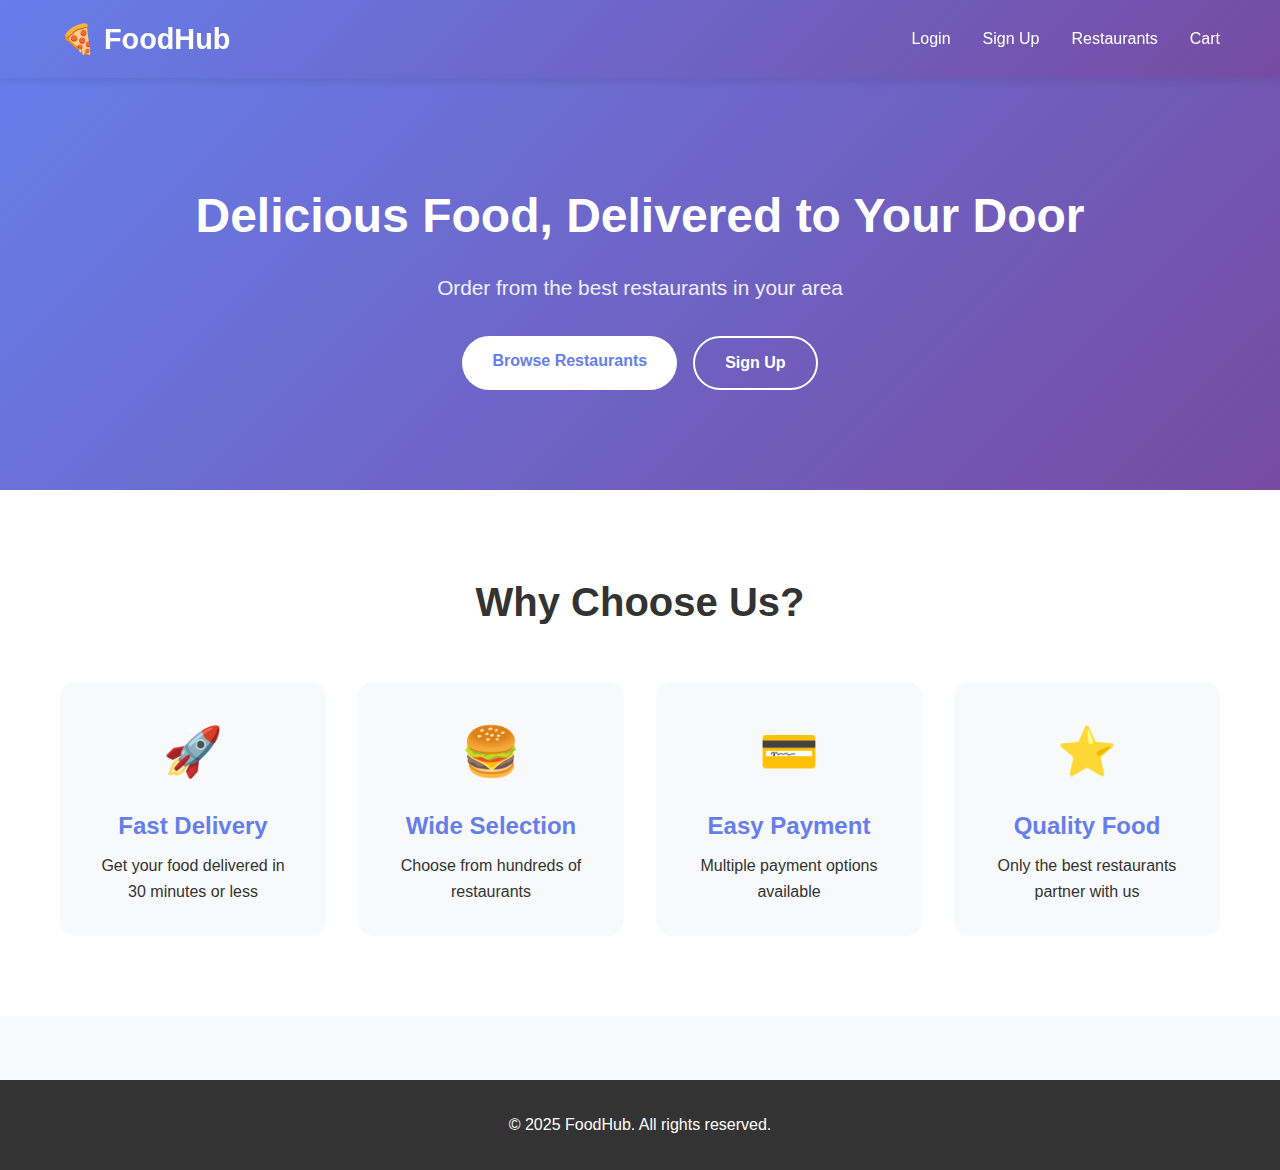
<file: index.html>
<!DOCTYPE html>
<html lang="en">
<head>
    <meta charset="UTF-8">
    <meta name="viewport" content="width=device-width, initial-scale=1.0">
    <title>Food Delivery - Order Your Favorite Food</title>
    <link rel="stylesheet" href="./css/style.css">
</head>
<body>
    <!-- Navigation Bar -->
    <nav class="navbar">
        <div class="container">
            <div class="nav-brand">
                <h1>🍕 FoodHub</h1>
            </div>
            <div class="nav-menu">
                <a href="pages/login.html">Login</a>
		<a href="pages/register.html">Sign Up</a>
		<a href="pages/restaurants.html">Restaurants</a>
		<a href="pages/cart.html">Cart</a>
            </div>
        </div>
    </nav>

    <!-- Hero Section -->
    <section class="hero">
        <div class="container">
            <div class="hero-content">
                <h1>Delicious Food, Delivered to Your Door</h1>
                <p>Order from the best restaurants in your area</p>
                <div class="hero-buttons">
                    <a href="pages/restaurants.html" class="btn btn-primary">Browse Restaurants</a>
                    <a href="pages/register.html" class="btn btn-secondary">Sign Up</a>
                </div>
            </div>
        </div>
    </section>

    <!-- Features Section -->
    <section class="features">
        <div class="container">
            <h2>Why Choose Us?</h2>
            <div class="features-grid">
                <div class="feature-card">
                    <div class="feature-icon">🚀</div>
                    <h3>Fast Delivery</h3>
                    <p>Get your food delivered in 30 minutes or less</p>
                </div>
                <div class="feature-card">
                    <div class="feature-icon">🍔</div>
                    <h3>Wide Selection</h3>
                    <p>Choose from hundreds of restaurants</p>
                </div>
                <div class="feature-card">
                    <div class="feature-icon">💳</div>
                    <h3>Easy Payment</h3>
                    <p>Multiple payment options available</p>
                </div>
                <div class="feature-card">
                    <div class="feature-icon">⭐</div>
                    <h3>Quality Food</h3>
                    <p>Only the best restaurants partner with us</p>
                </div>
            </div>
        </div>
    </section>

    <!-- Footer -->
    <footer class="footer">
        <div class="container">
            <p>&copy; 2025 FoodHub. All rights reserved.</p>
        </div>
    </footer>

    <script src="./js/main.js"></script>
</body>
</html>
</file>
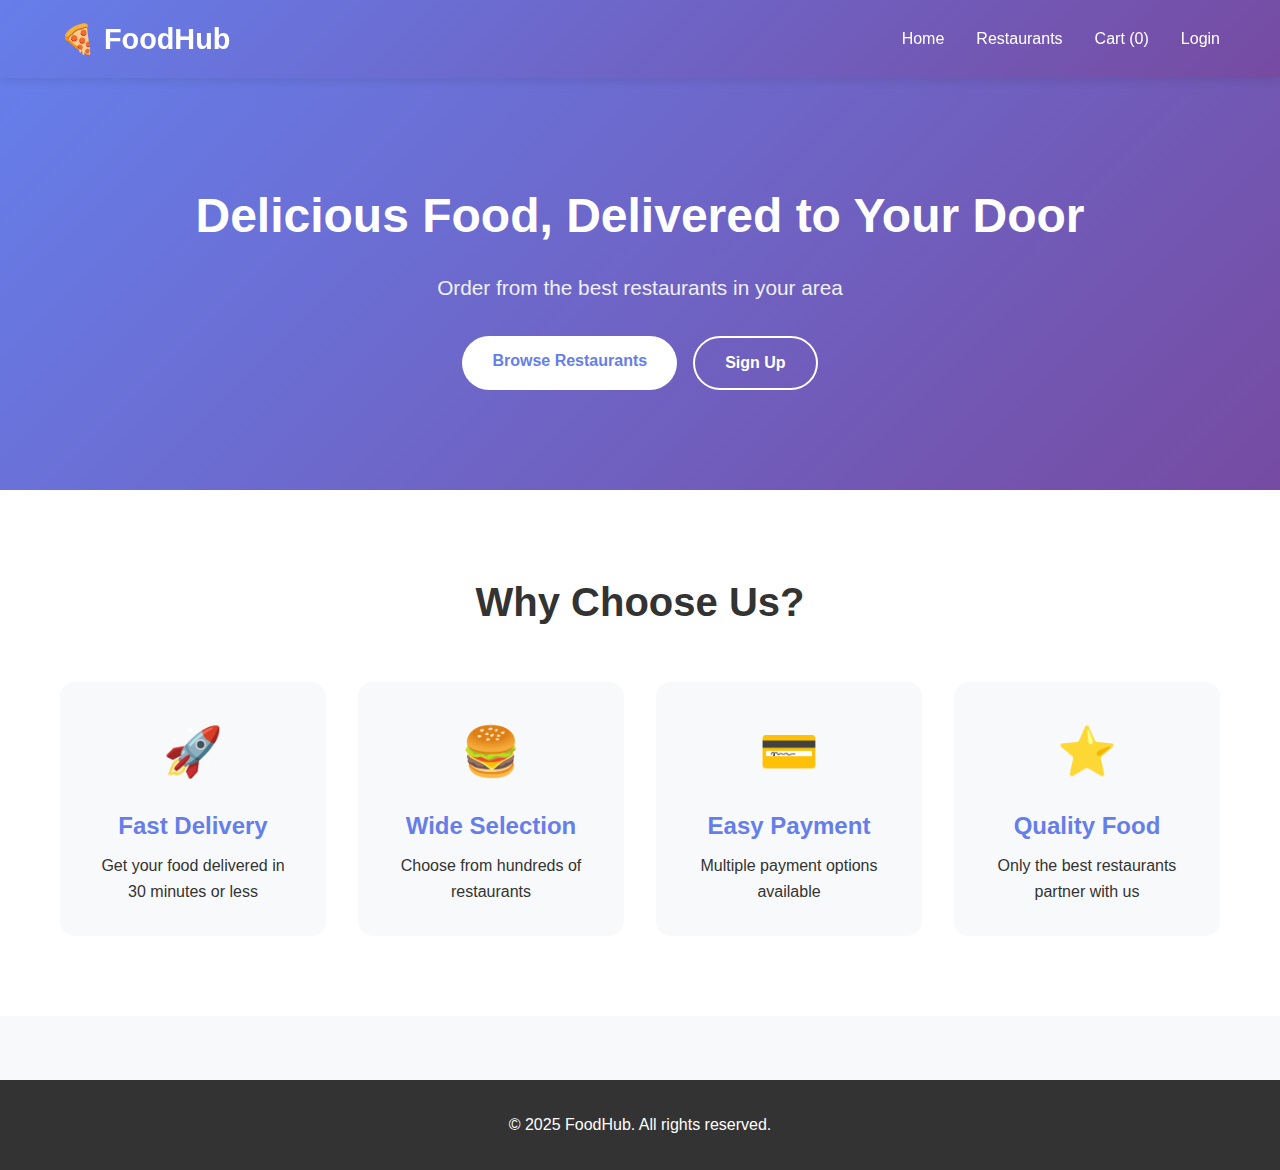
<file: frontend/index.html>
<!DOCTYPE html>
<html lang="en">
<head>
    <meta charset="UTF-8">
    <meta name="viewport" content="width=device-width, initial-scale=1.0">
    <title>Food Delivery - Order Your Favorite Food</title>
    <link rel="stylesheet" href="css/style.css">
</head>
<body>
    <!-- Navigation Bar -->
    <nav class="navbar">
        <div class="container">
            <div class="nav-brand">
                <h1>🍕 FoodHub</h1>
            </div>
            <div class="nav-menu">
                <a href="index.html">Home</a>
                <a href="pages/restaurants.html">Restaurants</a>
                <a href="pages/cart.html">Cart (<span id="cart-count">0</span>)</a>
                <a href="pages/login.html" id="auth-link">Login</a>
            </div>
        </div>
    </nav>

    <!-- Hero Section -->
    <section class="hero">
        <div class="container">
            <div class="hero-content">
                <h1>Delicious Food, Delivered to Your Door</h1>
                <p>Order from the best restaurants in your area</p>
                <div class="hero-buttons">
                    <a href="pages/restaurants.html" class="btn btn-primary">Browse Restaurants</a>
                    <a href="pages/register.html" class="btn btn-secondary">Sign Up</a>
                </div>
            </div>
        </div>
    </section>

    <!-- Features Section -->
    <section class="features">
        <div class="container">
            <h2>Why Choose Us?</h2>
            <div class="features-grid">
                <div class="feature-card">
                    <div class="feature-icon">🚀</div>
                    <h3>Fast Delivery</h3>
                    <p>Get your food delivered in 30 minutes or less</p>
                </div>
                <div class="feature-card">
                    <div class="feature-icon">🍔</div>
                    <h3>Wide Selection</h3>
                    <p>Choose from hundreds of restaurants</p>
                </div>
                <div class="feature-card">
                    <div class="feature-icon">💳</div>
                    <h3>Easy Payment</h3>
                    <p>Multiple payment options available</p>
                </div>
                <div class="feature-card">
                    <div class="feature-icon">⭐</div>
                    <h3>Quality Food</h3>
                    <p>Only the best restaurants partner with us</p>
                </div>
            </div>
        </div>
    </section>

    <!-- Footer -->
    <footer class="footer">
        <div class="container">
            <p>&copy; 2025 FoodHub. All rights reserved.</p>
        </div>
    </footer>

    <script src="js/main.js"></script>
</body>
</html>
</file>
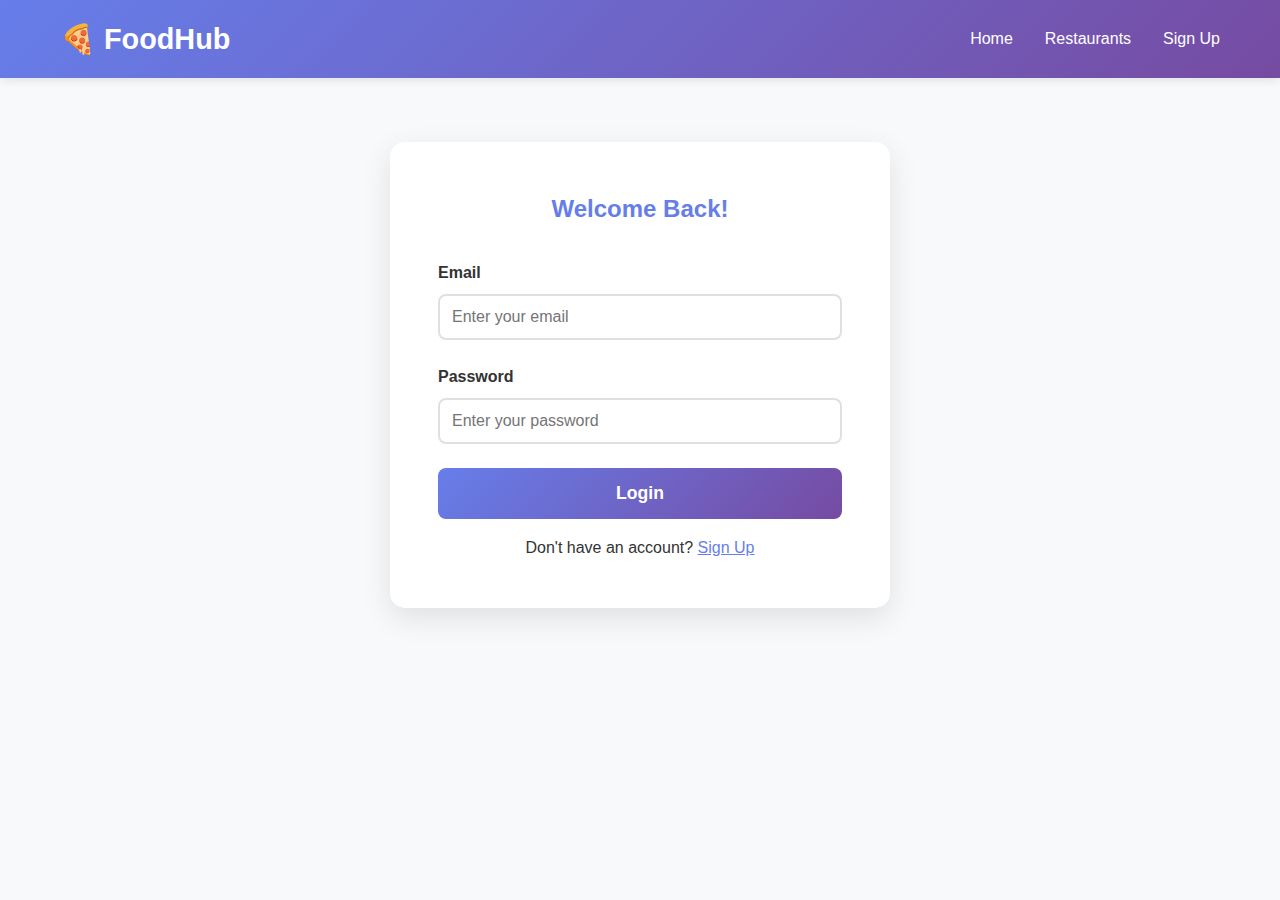
<file: pages/login.html>
<!DOCTYPE html>
<html lang="en">
<head>
    <meta charset="UTF-8">
    <meta name="viewport" content="width=device-width, initial-scale=1.0">
    <title>Login - FoodHub</title>
    <link rel="stylesheet" href="../css/style.css">
</head>
<body>
    <!-- Navigation -->
    <nav class="navbar">
        <div class="container">
            <div class="nav-brand">
                <h1>🍕 FoodHub</h1>
            </div>
            <div class="nav-menu">
                <a href="../index.html">Home</a>
                <a href="restaurants.html">Restaurants</a>
                <a href="register.html">Sign Up</a>
            </div>
        </div>
    </nav>

    <!-- Login Form -->
    <div class="form-container">
        <h2>Welcome Back!</h2>
        
        <div id="error-message" class="error-message"></div>
        <div id="success-message" class="success-message"></div>
        
        <form id="login-form">
            <div class="form-group">
                <label for="email">Email</label>
                <input type="email" id="email" name="email" required placeholder="Enter your email">
            </div>
            
            <div class="form-group">
                <label for="password">Password</label>
                <input type="password" id="password" name="password" required placeholder="Enter your password">
            </div>
            
            <button type="submit" class="btn-submit">Login</button>
        </form>
        
        <p style="text-align: center; margin-top: 1rem;">
            Don't have an account? <a href="register.html" style="color: #667eea;">Sign Up</a>
        </p>
    </div>

    <script src="../js/auth.js"></script>
</body>
</html>
</file>
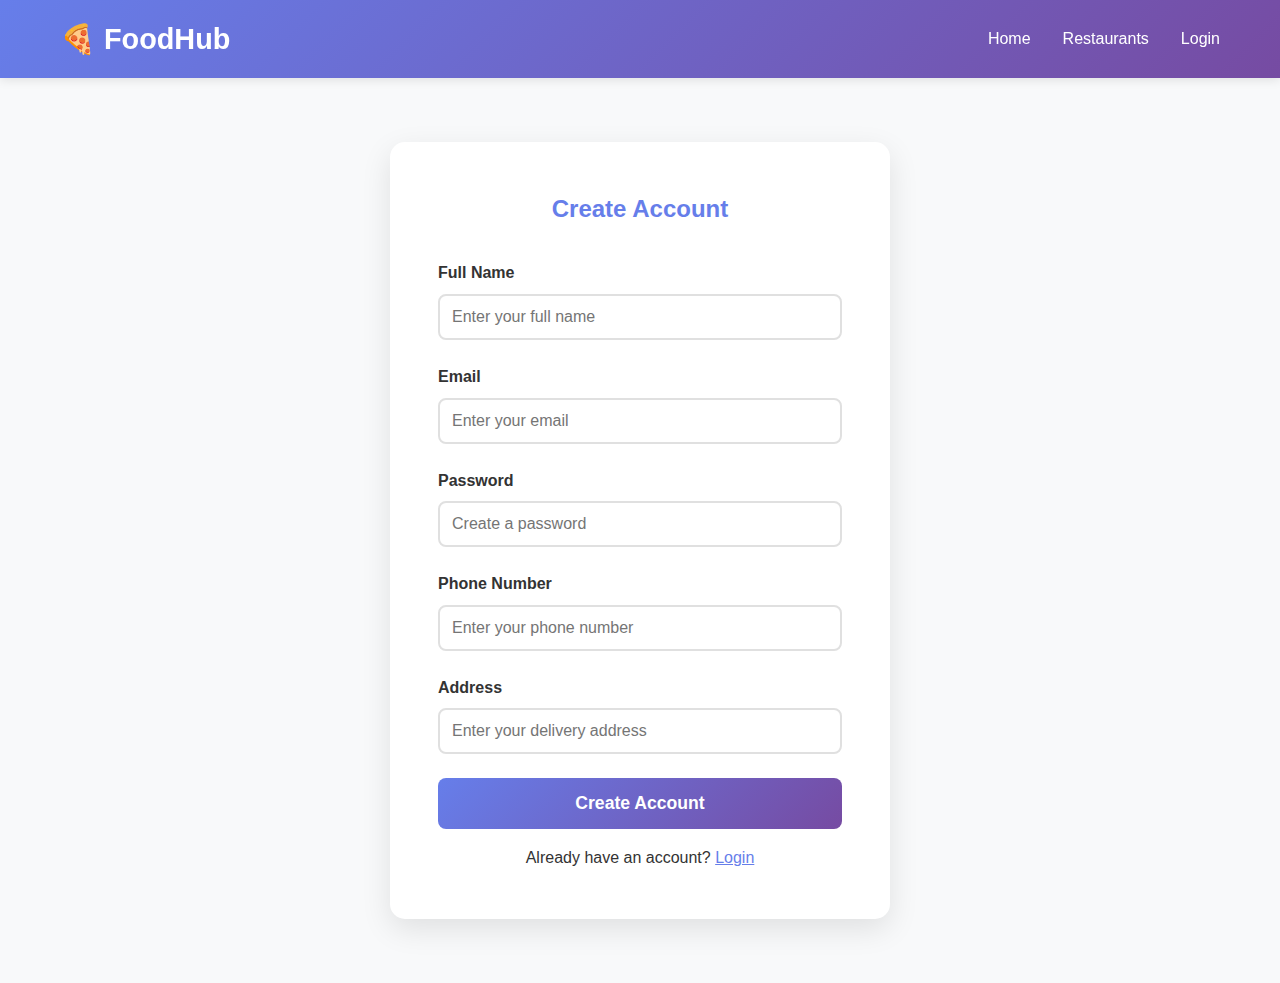
<file: pages/register.html>
<!DOCTYPE html>
<html lang="en">
<head>
    <meta charset="UTF-8">
    <meta name="viewport" content="width=device-width, initial-scale=1.0">
    <title>Register - FoodHub</title>
    <link rel="stylesheet" href="../css/style.css">
</head>
<body>
    <!-- Navigation -->
    <nav class="navbar">
        <div class="container">
            <div class="nav-brand">
                <h1>🍕 FoodHub</h1>
            </div>
            <div class="nav-menu">
                <a href="../index.html">Home</a>
                <a href="restaurants.html">Restaurants</a>
                <a href="login.html">Login</a>
            </div>
        </div>
    </nav>

    <!-- Register Form -->
    <div class="form-container">
        <h2>Create Account</h2>
        
        <div id="error-message" class="error-message"></div>
        <div id="success-message" class="success-message"></div>
        
        <form id="register-form">
            <div class="form-group">
                <label for="name">Full Name</label>
                <input type="text" id="name" name="name" required placeholder="Enter your full name">
            </div>
            
            <div class="form-group">
                <label for="email">Email</label>
                <input type="email" id="email" name="email" required placeholder="Enter your email">
            </div>
            
            <div class="form-group">
                <label for="password">Password</label>
                <input type="password" id="password" name="password" required placeholder="Create a password">
            </div>
            
            <div class="form-group">
                <label for="phone">Phone Number</label>
                <input type="tel" id="phone" name="phone" required placeholder="Enter your phone number">
            </div>
            
            <div class="form-group">
                <label for="address">Address</label>
                <input type="text" id="address" name="address" required placeholder="Enter your delivery address">
            </div>
            
            <button type="submit" class="btn-submit">Create Account</button>
        </form>
        
        <p style="text-align: center; margin-top: 1rem;">
            Already have an account? <a href="login.html" style="color: #667eea;">Login</a>
        </p>
    </div>

    <script src="../js/auth.js"></script>
</body>
</html>
</file>
<file: css/style.css>
/* Reset & Base Styles */
* {
    margin: 0;
    padding: 0;
    box-sizing: border-box;
}

body {
    font-family: 'Segoe UI', Tahoma, Geneva, Verdana, sans-serif;
    line-height: 1.6;
    color: #333;
    background-color: #f8f9fa;
}

.container {
    max-width: 1200px;
    margin: 0 auto;
    padding: 0 20px;
}

/* Navigation Bar */
.navbar {
    background: linear-gradient(135deg, #667eea 0%, #764ba2 100%);
    color: white;
    padding: 1rem 0;
    box-shadow: 0 2px 10px rgba(0,0,0,0.1);
    position: sticky;
    top: 0;
    z-index: 1000;
}

.navbar .container {
    display: flex;
    justify-content: space-between;
    align-items: center;
}

.nav-brand h1 {
    font-size: 1.8rem;
    font-weight: bold;
}

.nav-menu {
    display: flex;
    gap: 2rem;
}

.nav-menu a {
    color: white;
    text-decoration: none;
    font-weight: 500;
    transition: opacity 0.3s;
}

.nav-menu a:hover {
    opacity: 0.8;
}

/* Hero Section */
.hero {
    background: linear-gradient(135deg, #667eea 0%, #764ba2 100%);
    color: white;
    padding: 100px 0;
    text-align: center;
}

.hero-content h1 {
    font-size: 3rem;
    margin-bottom: 1rem;
    animation: fadeInUp 1s;
}

.hero-content p {
    font-size: 1.3rem;
    margin-bottom: 2rem;
    opacity: 0.9;
}

.hero-buttons {
    display: flex;
    gap: 1rem;
    justify-content: center;
}

/* Buttons */
.btn {
    padding: 12px 30px;
    border-radius: 50px;
    text-decoration: none;
    font-weight: 600;
    transition: all 0.3s;
    display: inline-block;
}

.btn-primary {
    background: white;
    color: #667eea;
}

.btn-primary:hover {
    transform: translateY(-2px);
    box-shadow: 0 10px 20px rgba(0,0,0,0.2);
}

.btn-secondary {
    background: transparent;
    color: white;
    border: 2px solid white;
}

.btn-secondary:hover {
    background: white;
    color: #667eea;
}

/* Features Section */
.features {
    padding: 80px 0;
    background: white;
}

.features h2 {
    text-align: center;
    font-size: 2.5rem;
    margin-bottom: 3rem;
    color: #333;
}

.features-grid {
    display: grid;
    grid-template-columns: repeat(auto-fit, minmax(250px, 1fr));
    gap: 2rem;
}

.feature-card {
    background: #f8f9fa;
    padding: 2rem;
    border-radius: 15px;
    text-align: center;
    transition: transform 0.3s;
}

.feature-card:hover {
    transform: translateY(-10px);
    box-shadow: 0 10px 30px rgba(0,0,0,0.1);
}

.feature-icon {
    font-size: 3rem;
    margin-bottom: 1rem;
}

.feature-card h3 {
    font-size: 1.5rem;
    margin-bottom: 0.5rem;
    color: #667eea;
}

/* Footer */
.footer {
    background: #333;
    color: white;
    text-align: center;
    padding: 2rem 0;
    margin-top: 4rem;
}

/* Animations */
@keyframes fadeInUp {
    from {
        opacity: 0;
        transform: translateY(30px);
    }
    to {
        opacity: 1;
        transform: translateY(0);
    }
}

/* Form Styles */
.form-container {
    max-width: 500px;
    margin: 4rem auto;
    background: white;
    padding: 3rem;
    border-radius: 15px;
    box-shadow: 0 10px 30px rgba(0,0,0,0.1);
}

.form-container h2 {
    text-align: center;
    color: #667eea;
    margin-bottom: 2rem;
}

.form-group {
    margin-bottom: 1.5rem;
}

.form-group label {
    display: block;
    margin-bottom: 0.5rem;
    font-weight: 600;
    color: #333;
}

.form-group input,
.form-group select {
    width: 100%;
    padding: 12px;
    border: 2px solid #e0e0e0;
    border-radius: 8px;
    font-size: 1rem;
    transition: border-color 0.3s;
}

.form-group input:focus,
.form-group select:focus {
    outline: none;
    border-color: #667eea;
}

.btn-submit {
    width: 100%;
    padding: 15px;
    background: linear-gradient(135deg, #667eea 0%, #764ba2 100%);
    color: white;
    border: none;
    border-radius: 8px;
    font-size: 1.1rem;
    font-weight: 600;
    cursor: pointer;
    transition: transform 0.3s;
}

.btn-submit:hover {
    transform: translateY(-2px);
    box-shadow: 0 10px 20px rgba(102, 126, 234, 0.4);
}

.error-message {
    background: #fee;
    color: #c33;
    padding: 10px;
    border-radius: 5px;
    margin-bottom: 1rem;
    display: none;
}

.success-message {
    background: #efe;
    color: #3c3;
    padding: 10px;
    border-radius: 5px;
    margin-bottom: 1rem;
    display: none;
}

/* Responsive */
@media (max-width: 768px) {
    .hero-content h1 {
        font-size: 2rem;
    }
    
    .hero-buttons {
        flex-direction: column;
    }
    
    .nav-menu {
        gap: 1rem;
    }
}
</file>
<file: frontend/css/style.css>
/* Reset & Base Styles */
* {
    margin: 0;
    padding: 0;
    box-sizing: border-box;
}

body {
    font-family: 'Segoe UI', Tahoma, Geneva, Verdana, sans-serif;
    line-height: 1.6;
    color: #333;
    background-color: #f8f9fa;
}

.container {
    max-width: 1200px;
    margin: 0 auto;
    padding: 0 20px;
}

/* Navigation Bar */
.navbar {
    background: linear-gradient(135deg, #667eea 0%, #764ba2 100%);
    color: white;
    padding: 1rem 0;
    box-shadow: 0 2px 10px rgba(0,0,0,0.1);
    position: sticky;
    top: 0;
    z-index: 1000;
}

.navbar .container {
    display: flex;
    justify-content: space-between;
    align-items: center;
}

.nav-brand h1 {
    font-size: 1.8rem;
    font-weight: bold;
}

.nav-menu {
    display: flex;
    gap: 2rem;
}

.nav-menu a {
    color: white;
    text-decoration: none;
    font-weight: 500;
    transition: opacity 0.3s;
}

.nav-menu a:hover {
    opacity: 0.8;
}

/* Hero Section */
.hero {
    background: linear-gradient(135deg, #667eea 0%, #764ba2 100%);
    color: white;
    padding: 100px 0;
    text-align: center;
}

.hero-content h1 {
    font-size: 3rem;
    margin-bottom: 1rem;
    animation: fadeInUp 1s;
}

.hero-content p {
    font-size: 1.3rem;
    margin-bottom: 2rem;
    opacity: 0.9;
}

.hero-buttons {
    display: flex;
    gap: 1rem;
    justify-content: center;
}

/* Buttons */
.btn {
    padding: 12px 30px;
    border-radius: 50px;
    text-decoration: none;
    font-weight: 600;
    transition: all 0.3s;
    display: inline-block;
}

.btn-primary {
    background: white;
    color: #667eea;
}

.btn-primary:hover {
    transform: translateY(-2px);
    box-shadow: 0 10px 20px rgba(0,0,0,0.2);
}

.btn-secondary {
    background: transparent;
    color: white;
    border: 2px solid white;
}

.btn-secondary:hover {
    background: white;
    color: #667eea;
}

/* Features Section */
.features {
    padding: 80px 0;
    background: white;
}

.features h2 {
    text-align: center;
    font-size: 2.5rem;
    margin-bottom: 3rem;
    color: #333;
}

.features-grid {
    display: grid;
    grid-template-columns: repeat(auto-fit, minmax(250px, 1fr));
    gap: 2rem;
}

.feature-card {
    background: #f8f9fa;
    padding: 2rem;
    border-radius: 15px;
    text-align: center;
    transition: transform 0.3s;
}

.feature-card:hover {
    transform: translateY(-10px);
    box-shadow: 0 10px 30px rgba(0,0,0,0.1);
}

.feature-icon {
    font-size: 3rem;
    margin-bottom: 1rem;
}

.feature-card h3 {
    font-size: 1.5rem;
    margin-bottom: 0.5rem;
    color: #667eea;
}

/* Footer */
.footer {
    background: #333;
    color: white;
    text-align: center;
    padding: 2rem 0;
    margin-top: 4rem;
}

/* Animations */
@keyframes fadeInUp {
    from {
        opacity: 0;
        transform: translateY(30px);
    }
    to {
        opacity: 1;
        transform: translateY(0);
    }
}

/* Form Styles */
.form-container {
    max-width: 500px;
    margin: 4rem auto;
    background: white;
    padding: 3rem;
    border-radius: 15px;
    box-shadow: 0 10px 30px rgba(0,0,0,0.1);
}

.form-container h2 {
    text-align: center;
    color: #667eea;
    margin-bottom: 2rem;
}

.form-group {
    margin-bottom: 1.5rem;
}

.form-group label {
    display: block;
    margin-bottom: 0.5rem;
    font-weight: 600;
    color: #333;
}

.form-group input,
.form-group select {
    width: 100%;
    padding: 12px;
    border: 2px solid #e0e0e0;
    border-radius: 8px;
    font-size: 1rem;
    transition: border-color 0.3s;
}

.form-group input:focus,
.form-group select:focus {
    outline: none;
    border-color: #667eea;
}

.btn-submit {
    width: 100%;
    padding: 15px;
    background: linear-gradient(135deg, #667eea 0%, #764ba2 100%);
    color: white;
    border: none;
    border-radius: 8px;
    font-size: 1.1rem;
    font-weight: 600;
    cursor: pointer;
    transition: transform 0.3s;
}

.btn-submit:hover {
    transform: translateY(-2px);
    box-shadow: 0 10px 20px rgba(102, 126, 234, 0.4);
}

.error-message {
    background: #fee;
    color: #c33;
    padding: 10px;
    border-radius: 5px;
    margin-bottom: 1rem;
    display: none;
}

.success-message {
    background: #efe;
    color: #3c3;
    padding: 10px;
    border-radius: 5px;
    margin-bottom: 1rem;
    display: none;
}

/* Responsive */
@media (max-width: 768px) {
    .hero-content h1 {
        font-size: 2rem;
    }
    
    .hero-buttons {
        flex-direction: column;
    }
    
    .nav-menu {
        gap: 1rem;
    }
}
</file>
